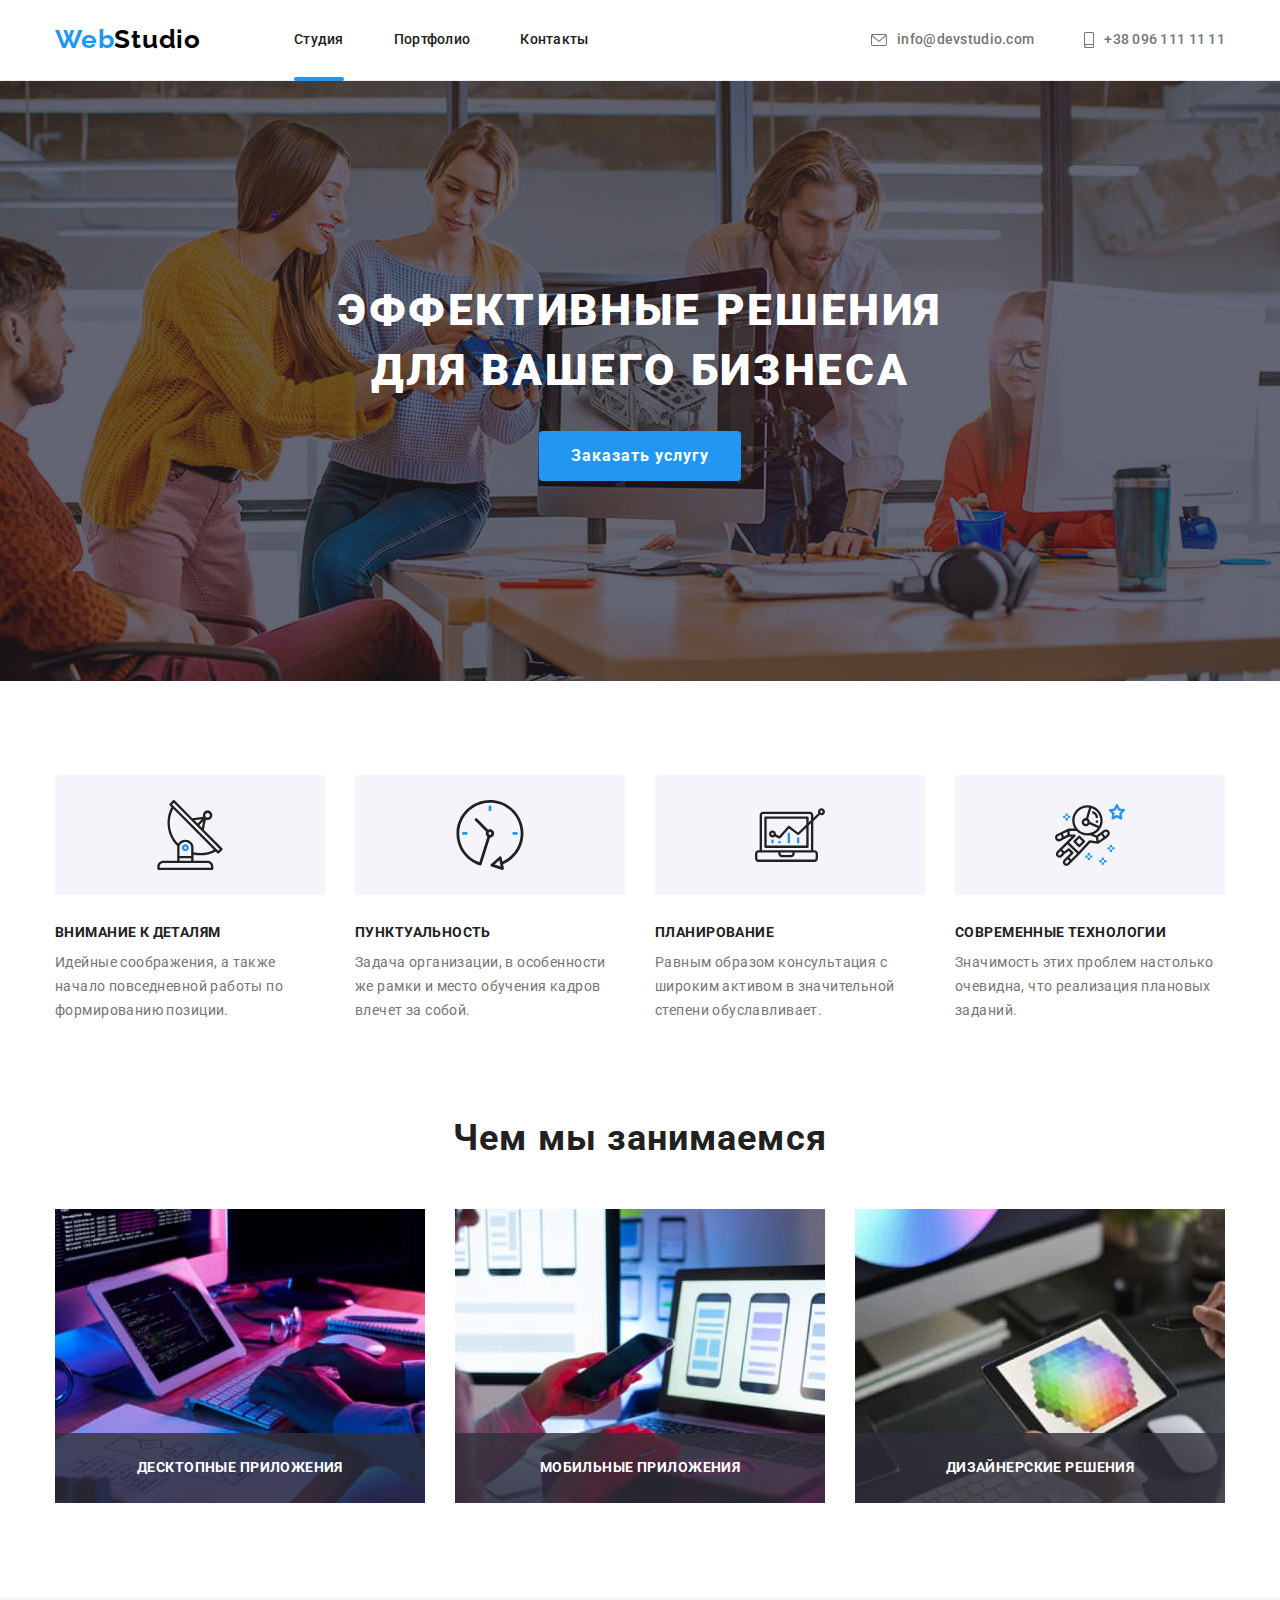
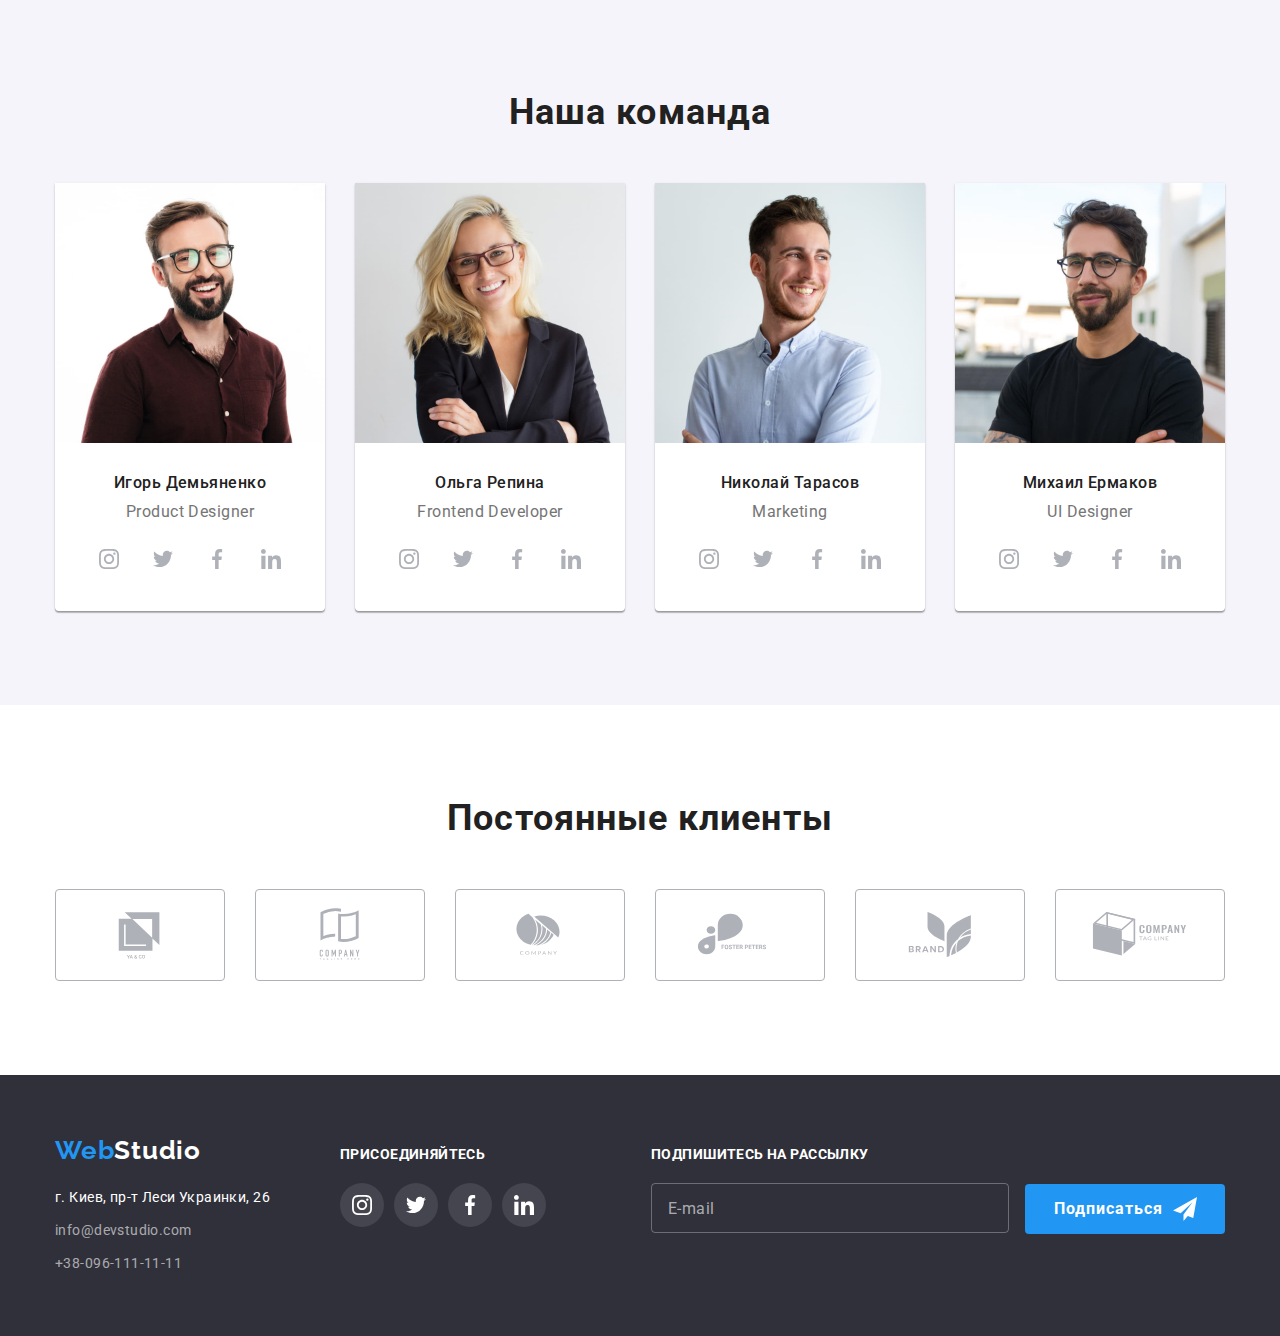
<file: index.html>
<!DOCTYPE html>
<html lang="ru">
  <head>
    <meta charset="UTF-8" />
    <meta http-equiv="X-UA-Compatible" content="IE=edge" />
    <meta name="viewport" content="width=device-width, initial-scale=1.0" />
    <title>WebStudio</title>
    <link rel="preconnect" href="https://fonts.googleapis.com" />
    <link rel="preconnect" href="https://fonts.gstatic.com" crossorigin />
    <link
      href="https://fonts.googleapis.com/css2?family=Raleway:wght@700&family=Roboto:wght@400;500;700;900&display=swap"
      rel="stylesheet"
    />
    <link
      rel="stylesheet"
      href="https://cdnjs.cloudflare.com/ajax/libs/modern-normalize/1.1.0/modern-normalize.min.css"
    />
    <link rel="stylesheet" href="./css/main.min.css" />
  </head>
  <body class="page">
    <header class="header-line">
      <!-- Меню навигации -->
      <div class="header container">
        <nav class="main-nav">
          <a href="./index.html" class="logo header__logo">
            Web<span class="logo__second-part logo__second-part--colo-black">Studio</span></a
          >
          <ul class="site-nav list">
            <li class="site-nav__item">
              <a href="./index.html" class="site-nav__link site-nav__link--current">Студия</a>
            </li>
            <li class="site-nav__item">
              <a href="./portfolio.html" class="site-nav__link">Портфолио</a>
            </li>
            <li class="site-nav__item">
              <a href="" class="site-nav__link">Контакты</a>
            </li>
          </ul>
        </nav>
        <!-- Контакты -->

        <ul class="contact-nav list">
          <li class="contact-nav__item">
            <a href="mailto:info@devstudio.com " class="contact-nav__link">
              <svg class="contact-nav__icon" width="16" height="12">
                <use href="./images/symbol-defs.svg#icon-mail"></use>
              </svg>
              info@devstudio.com
            </a>
          </li>
          <li class="contact-nav__item">
            <a href="tel:+380961111111" class="contact-nav__link"
              ><svg class="contact-nav__icon" width="10" height="16">
                <use href="./images/symbol-defs.svg#icon-smartphone"></use>
              </svg>
              +38 096 111 11 11
            </a>
          </li>
        </ul>
      </div>
    </header>
    <main>
      <!-- Шапка сайта -->
      <section class="hero">
        <div class="container">
          <h1 class="hero__title">Эффективные решения для вашего бизнеса</h1>
          <button type="button" class="button" data-modal-open>Заказать услугу</button>
        </div>
      </section>
      <!-- <!<h2>Наши особенности</h2> -->

      <section class="feature">
        <h2 class="visually-hidden">Наши особенности</h2>
        <div class="container">
          <ul class="feature__list list">
            <li class="feature__item">
              <div class="feature__wrap-icon">
                <svg class="feature__icon" width="70" height="70">
                  <use href="./images/symbol-defs.svg#icon-antenna"></use>
                </svg>
              </div>
              <h3 class="feature__subtitle section-subtitle section-subtitle--color-black">
                Внимание к деталям
              </h3>
              <p class="feature__text">
                Идейные соображения, а также начало повседневной работы по формированию позиции.
              </p>
            </li>

            <li class="feature__item">
              <div class="feature__wrap-icon">
                <svg class="feature__icon" width="70" height="70">
                  <use href="./images/symbol-defs.svg#icon-clock"></use>
                </svg>
              </div>
              <h3 class="feature__subtitle section-subtitle section-subtitle--color-black">
                Пунктуальность
              </h3>
              <p class="feature__text">
                Задача организации, в особенности же рамки и место обучения кадров влечет за собой.
              </p>
            </li>

            <li class="feature__item">
              <div class="feature__wrap-icon">
                <svg class="feature__icon" width="70" height="70">
                  <use href="./images/symbol-defs.svg#icon-diagram"></use>
                </svg>
              </div>
              <h3 class="feature__subtitle section-subtitle section-subtitle--color-black">
                Планирование
              </h3>
              <p class="feature__text">
                Равным образом консультация с широким активом в значительной степени обуславливает.
              </p>
            </li>

            <li class="feature__item">
              <div class="feature__wrap-icon">
                <svg class="feature__icon" width="70" height="70">
                  <use href="./images/symbol-defs.svg#icon-astronaut"></use>
                </svg>
              </div>
              <h3 class="feature__subtitle section-subtitle section-subtitle--color-black">
                Современные технологии
              </h3>
              <p class="feature__text">
                Значимость этих проблем настолько очевидна, что реализация плановых заданий.
              </p>
            </li>
          </ul>
        </div>
      </section>
      <!-- Чем мы занимаемся -->
      <section class="section-work">
        <div class="container">
          <h2 class="section-work__title section-title">Чем мы занимаемся</h2>
          <ul class="section-work-list list">
            <li class="section-work-list__item">
              <div class="section-work-list__thumb">
                <img
                  class="no-grap"
                  src="./images/imgman.jpg"
                  alt="Мужчина программирует"
                  width="370"
                />
                <div class="section-work-list__overlay-work">
                  <h3
                    class="
                      section-work-list__subtitle
                      section-subtitle section-subtitle--color-white
                    "
                  >
                    Десктопные приложения
                  </h3>
                </div>
              </div>
            </li>
            <li class="section-work-list__item">
              <div class="section-work-list__thumb">
                <img
                  class="no-grap"
                  src="./images/imgsell.jpg"
                  alt="Девушка держит телефон"
                  width="370"
                />
                <div class="section-work-list__overlay-work">
                  <h3
                    class="
                      section-work-list__subtitle
                      section-subtitle section-subtitle--color-white
                    "
                  >
                    Мобильные приложения
                  </h3>
                </div>
              </div>
            </li>
            <li class="section-work-list__item">
              <div class="section-work-list__thumb">
                <img
                  class="no-grap"
                  src="./images/imgphone.jpg"
                  alt="Девушка держит планшет"
                  width="370"
                />
                <div class="section-work-list__overlay-work">
                  <h3
                    class="
                      section-work-list__subtitle
                      section-subtitle section-subtitle--color-white
                    "
                  >
                    Дизайнерские решения
                  </h3>
                </div>
              </div>
            </li>
          </ul>
        </div>
      </section>
      <!--Наша команда -->
      <section class="section-team">
        <div class="container">
          <h2 class="section-team__title section-title">Наша команда</h2>
          <ul class="section-team__list list">
            <li class="section-team__item">
              <img class="no-grap" src="./images/productdesigner.jpg" alt="Мужчина" width="270" />
              <div class="section-team__inner">
                <h3 class="section-team__name">Игорь Демьяненко</h3>
                <p class="section-team__profession">Product Designer</p>
                <ul class="section-team__socials-list socials-list list">
                  <li class="socials-list__item">
                    <a href="" class="socials-list__link link">
                      <svg class="socials-list__icon" width="20" height="20">
                        <use href="./images/symbol-defs.svg#icon-instagram"></use>
                      </svg>
                    </a>
                  </li>
                  <li class="socials-list__item">
                    <a href="" class="socials-list__link link">
                      <svg class="socials-list__icon" width="20" height="20">
                        <use href="./images/symbol-defs.svg#icon-twitter"></use>
                      </svg>
                    </a>
                  </li>
                  <li class="socials-list__item">
                    <a href="" class="socials-list__link link">
                      <svg class="socials-list__icon" width="20" height="20">
                        <use href="./images/symbol-defs.svg#icon-facebook"></use>
                      </svg>
                    </a>
                  </li>
                  <li class="socials-list__item">
                    <a href="" class="socials-list__link link">
                      <svg class="socials-list__icon" width="20" height="20">
                        <use href="./images/symbol-defs.svg#icon-linkedin"></use>
                      </svg>
                    </a>
                  </li>
                </ul>
              </div>
            </li>
            <li class="section-team__item">
              <img class="no-grap" src="./images/frontenddevelope.jpg" alt="Женщина" width="270" />
              <div class="section-team__inner">
                <h3 class="section-team__name">Ольга Репина</h3>
                <p class="section-team__profession">Frontend Developer</p>
                <ul class="socials-list list">
                  <li class="socials-list__item">
                    <a href="" class="socials-list__link link">
                      <svg class="socials-list__icon" width="20" height="20">
                        <use href="./images/symbol-defs.svg#icon-instagram"></use>
                      </svg>
                    </a>
                  </li>
                  <li class="socials-list__item">
                    <a href="" class="socials-list__link link">
                      <svg class="socials-list__icon" width="20" height="20">
                        <use href="./images/symbol-defs.svg#icon-twitter"></use>
                      </svg>
                    </a>
                  </li>
                  <li class="socials-list__item">
                    <a href="" class="socials-list__link link">
                      <svg class="socials-list__icon" width="20" height="20">
                        <use href="./images/symbol-defs.svg#icon-facebook"></use>
                      </svg>
                    </a>
                  </li>
                  <li class="socials-list__item">
                    <a href="" class="socials-list__link link">
                      <svg class="socials-list__icon" width="20" height="20">
                        <use href="./images/symbol-defs.svg#icon-linkedin"></use>
                      </svg>
                    </a>
                  </li>
                </ul>
              </div>
            </li>
            <li class="section-team__item">
              <img class="no-grap" src="./images/marketing.jpg" alt="Мужчина" width="270" />
              <div class="section-team__inner">
                <h3 class="section-team__name">Николай Тарасов</h3>
                <p class="section-team__profession">Marketing</p>
                <ul class="socials-list list">
                  <li class="socials-list__item">
                    <a href="" class="socials-list__link link">
                      <svg class="socials-list__icon" width="20" height="20">
                        <use href="./images/symbol-defs.svg#icon-instagram"></use>
                      </svg>
                    </a>
                  </li>
                  <li class="socials-list__item">
                    <a href="" class="socials-list__link link">
                      <svg class="socials-list__icon" width="20" height="20">
                        <use href="./images/symbol-defs.svg#icon-twitter"></use>
                      </svg>
                    </a>
                  </li>
                  <li class="socials-list__item">
                    <a href="" class="socials-list__link link">
                      <svg class="socials-list__icon" width="20" height="20">
                        <use href="./images/symbol-defs.svg#icon-facebook"></use>
                      </svg>
                    </a>
                  </li>
                  <li class="socials-list__item">
                    <a href="" class="socials-list__link link">
                      <svg class="socials-list__icon" width="20" height="20">
                        <use href="./images/symbol-defs.svg#icon-linkedin"></use>
                      </svg>
                    </a>
                  </li>
                </ul>
              </div>
            </li>
            <li class="section-team__item">
              <img class="no-grap" src="./images/designer.jpg" alt="Мужчина" width="270" />
              <div class="section-team__inner">
                <h3 class="section-team__name">Михаил Ермаков</h3>
                <p class="section-team__profession">UI Designer</p>
                <ul class="socials-list list">
                  <li class="socials-list__item">
                    <a href="" class="socials-list__link link">
                      <svg class="socials-list__icon" width="20" height="20">
                        <use href="./images/symbol-defs.svg#icon-instagram"></use>
                      </svg>
                    </a>
                  </li>
                  <li class="socials-list__item">
                    <a href="" class="socials-list__link link">
                      <svg class="socials-list__icon" width="20" height="20">
                        <use href="./images/symbol-defs.svg#icon-twitter"></use>
                      </svg>
                    </a>
                  </li>
                  <li class="socials-list__item">
                    <a href="" class="socials-list__link link">
                      <svg class="socials-list__icon" width="20" height="20">
                        <use href="./images/symbol-defs.svg#icon-facebook"></use>
                      </svg>
                    </a>
                  </li>
                  <li class="socials-list__item">
                    <a href="" class="socials-list__link link">
                      <svg class="socials-list__icon" width="20" height="20">
                        <use href="./images/symbol-defs.svg#icon-linkedin"></use>
                      </svg>
                    </a>
                  </li>
                </ul>
              </div>
            </li>
          </ul>
        </div>
      </section>
      <!-- Наши клиенты -->
      <section class="section-clients">
        <div class="container">
          <h2 class="section-clients__title section-title">Постоянные клиенты</h2>
          <ul class="section-clients__label-list label-list list">
            <li class="label-list__item">
              <a href="" class="label-list__link">
                <svg class="label-list__icon" width="106" height="60">
                  <use href="./images/symbol-defs.svg#icon-Logo1"></use>
                </svg>
              </a>
            </li>
            <li class="label-list__item">
              <a href="" class="label-list__link">
                <svg class="label-list__icon" width="106" height="60">
                  <use href="./images/symbol-defs.svg#icon-Logo2"></use>
                </svg>
              </a>
            </li>
            <li class="label-list__item">
              <a href="" class="label-list__link">
                <svg class="label-list__icon" width="106" height="60">
                  <use href="./images/symbol-defs.svg#icon-Logo3"></use>
                </svg>
              </a>
            </li>
            <li class="label-list__item">
              <a href="" class="label-list__link">
                <svg class="label-list__icon" width="106" height="60">
                  <use href="./images/symbol-defs.svg#icon-Logo4"></use>
                </svg>
              </a>
            </li>
            <li class="label-list__item">
              <a href="" class="label-list__link">
                <svg class="label-list__icon" width="106" height="60">
                  <use href="./images/symbol-defs.svg#icon-Logo5"></use>
                </svg>
              </a>
            </li>
            <li class="label-list__item">
              <a href="" class="label-list__link">
                <svg class="label-list__icon" width="106" height="60">
                  <use href="./images/symbol-defs.svg#icon-Logo6"></use>
                </svg>
              </a>
            </li>
          </ul>
        </div>
      </section>
    </main>
    <!--Подвал -->
    <footer class="footer">
      <div class="container">
        <div class="footer__wrapper">
          <div class="footer__position">
            <div class="footer__wrap-address">
              <a href="./index.html" class="logo footer__logo"
                >Web<span class="logo__second-part logo__second-part--colo-white">Studio</span></a
              >
              <address>
                <p class="address">г. Киев, пр-т Леси Украинки, 26</p>
                <ul class="address__list list">
                  <li class="address__item">
                    <a href="mailto:info@devstudio.com " class="address__contact"
                      >info@devstudio.com</a
                    >
                  </li>
                  <li class="address__item">
                    <a href="tel:+380961111111" class="address__contact">+38-096-111-11-11</a>
                  </li>
                </ul>
              </address>
            </div>
            <div class="wrap-footer-socials">
              <p class="wrap-footer-socials__text">присоединяйтесь</p>
              <ul class="wrap-footer-socials__list list">
                <li class="wrap-footer-socials__item">
                  <a href="" class="wrap-footer-socials__link">
                    <svg class="wrap-footer-socials__icon" width="20" height="20">
                      <use href="./images/symbol-defs.svg#icon-instagram"></use>
                    </svg>
                  </a>
                </li>
                <li class="wrap-footer-socials__item">
                  <a href="" class="wrap-footer-socials__link">
                    <svg class="wrap-footer-socials__icon" width="20" height="20">
                      <use href="./images/symbol-defs.svg#icon-twitter"></use>
                    </svg>
                  </a>
                </li>
                <li class="wrap-footer-socials__item">
                  <a href="" class="wrap-footer-socials__link">
                    <svg class="wrap-footer-socials__icon" width="20" height="20">
                      <use href="./images/symbol-defs.svg#icon-facebook"></use>
                    </svg>
                  </a>
                </li>
                <li class="wrap-footer-socials__item">
                  <a href="" class="wrap-footer-socials__link">
                    <svg class="wrap-footer-socials__icon" width="20" height="20">
                      <use href="./images/symbol-defs.svg#icon-linkedin"></use>
                    </svg>
                  </a>
                </li>
              </ul>
            </div>
          </div>
          <!-- <div class="footer-form-field"> -->
          <form class="footer-form">
            <label for="mail-footer" class="footer-form__label">Подпишитесь на рассылку</label>
            <input type="email" id="mail-footer" class="footer-form__input" placeholder="E-mail" />
            <button type="submit" class="button footer-form__button">
              Подписаться
              <svg width="24" height="24" class="footer-form__icon-button">
                <use href="./images/symbol-defs.svg#icon-icon-send"></use>
              </svg>
            </button>
          </form>
          <!-- </div> -->
        </div>
      </div>
    </footer>
    <!-- Модалка -->
    <div class="backdrop is-hidden" data-modal>
      <div class="modal">
        <button type="button" class="modal-close" data-modal-close>
          <svg width="18" height="18" class="modal-close__icon">
            <use href="./images/symbol-defs.svg#icon-close-black"></use>
          </svg>
        </button>
        <form class="modal-form">
          <p class="modal-form__name">Оставьте свои данные, мы вам перезвоним</p>
          <div class="modal-form__field">
            <label class="modal-form__label" for="user-name">Имя</label>
            <div class="modal-form__wrapper">
              <input class="modal-form__input" type="text" name="username" id="user-name" />
              <svg class="modal-form__icon" width="18px" height="18px">
                <use href="./images/symbol-defs.svg#icon-person-black"></use>
              </svg>
            </div>
          </div>
          <div class="modal-form__field">
            <label class="modal-form__label" for="user-phone">Телефон</label>
            <div class="modal-form__wrapper">
              <input class="modal-form__input" type="tel" name="userphone" id="user-phone" />
              <svg class="modal-form__icon" width="18px" height="18px">
                <use href="./images/symbol-defs.svg#icon-phone-black"></use>
              </svg>
            </div>
          </div>
          <div class="modal-form__field">
            <label class="modal-form__label" for="user-email">Почта</label>
            <div class="modal-form__wrapper">
              <input class="modal-form__input" type="email" name="useremail" id="user-email" />
              <svg class="modal-form__icon" width="18px" height="18px">
                <use href="./images/symbol-defs.svg#icon-email-black"></use>
              </svg>
            </div>
          </div>
          <label class="modal-form__label" for="feedback">Комментарий</label>
          <textarea
            class="textarea"
            name="feedback"
            id="feedback"
            placeholder="Введите текст"
          ></textarea>
          <div class="checkbox">
            <input
              type="checkbox"
              name="checkbox"
              id="checkbox"
              class="checkbox__policy visually-hidden"
            />
            <label class="checkbox__label" for="checkbox"
              ><span class="checkbox__item"
                ><svg class="checkbox__icon" width="11px" height="8px">
                  <use href="./images/symbol-defs.svg#icon-check"></use>
                </svg>
              </span>

              Соглашаюсь с рассылкой и принимаю
              <a class="checkbox__policy-link" href=""> Условия договора</a></label
            >
          </div>
          <button class="button button-form" type="submit">Отправить</button>
        </form>
      </div>
    </div>
    <script src="./js/modal.js"></script>
  </body>
</html>
</file>
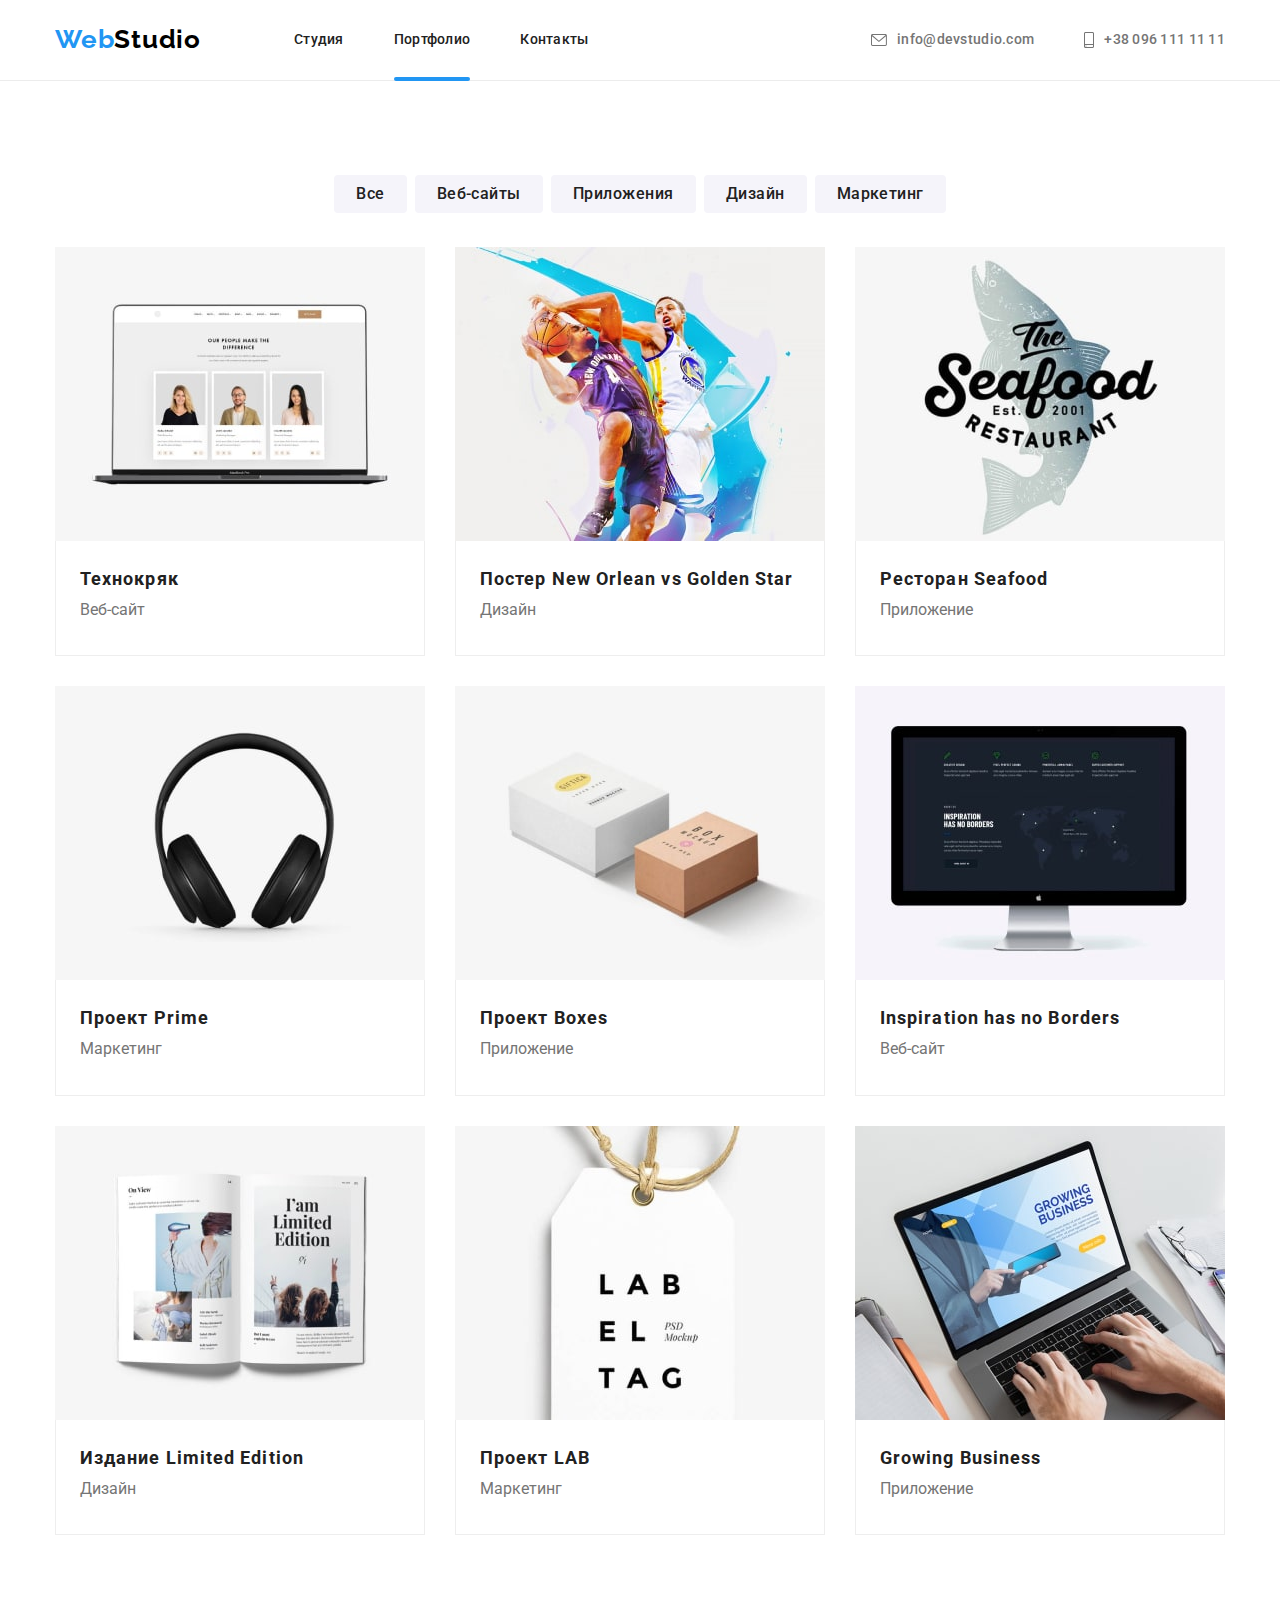
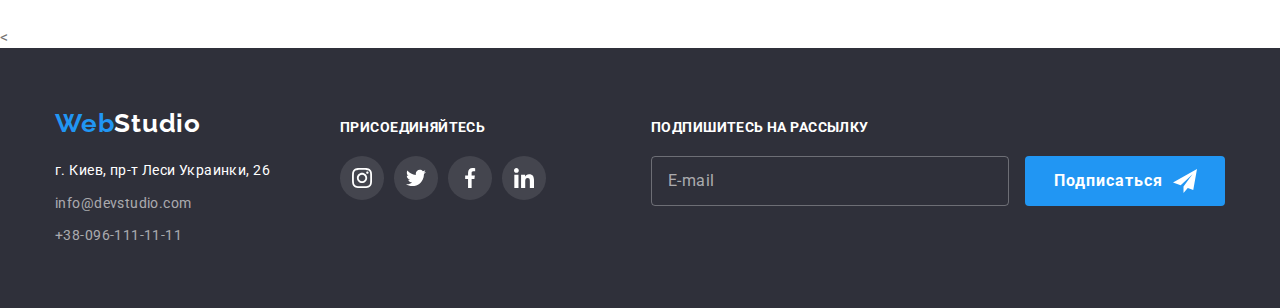
<file: portfolio.html>
<!DOCTYPE html>
<html lang="ru">
  <head>
    <meta charset="UTF-8" />
    <meta http-equiv="X-UA-Compatible" content="IE=edge" />
    <meta name="viewport" content="width=device-width, initial-scale=1.0" />
    <title>Portfolio</title>
    <link rel="preconnect" href="https://fonts.googleapis.com" />
    <link rel="preconnect" href="https://fonts.gstatic.com" crossorigin />
    <link
      href="https://fonts.googleapis.com/css2?family=Raleway:wght@700&family=Roboto:wght@400;500;700;900&display=swap"
      rel="stylesheet"
    />
    <link
      rel="stylesheet"
      href="https://cdnjs.cloudflare.com/ajax/libs/modern-normalize/1.1.0/modern-normalize.min.css"
    />
    <link rel="stylesheet" href="./css/main.min.css" />
  </head>
  <body class="page">
    <header class="header-line">
      <!-- Меню навигации -->
      <div class="header container">
        <nav class="main-nav">
          <a href="./index.html" class="logo header__logo">
            Web<span class="logo__second-part logo__second-part--colo-black">Studio</span></a
          >
          <ul class="site-nav list">
            <li class="site-nav__item">
              <a href="./index.html" class="site-nav__link">Студия</a>
            </li>
            <li class="site-nav__item">
              <a href="./portfolio.html" class="site-nav__link site-nav__link--current"
                >Портфолио</a
              >
            </li>
            <li class="site-nav__item">
              <a href="" class="site-nav__link">Контакты</a>
            </li>
          </ul>
        </nav>
        <!-- Контакты -->

        <ul class="contact-nav list">
          <li class="contact-nav__item">
            <a href="mailto:info@devstudio.com " class="contact-nav__link">
              <svg class="contact-nav__icon" width="16" height="12">
                <use href="./images/symbol-defs.svg#icon-mail"></use>
              </svg>
              info@devstudio.com
            </a>
          </li>
          <li class="contact-nav__item">
            <a href="tel:+380961111111" class="contact-nav__link"
              ><svg class="contact-nav__icon" width="10" height="16">
                <use href="./images/symbol-defs.svg#icon-smartphone"></use>
              </svg>
              +38 096 111 11 11
            </a>
          </li>
        </ul>
      </div>
    </header>
    <main>
      <section class="section-portfolio">
        <h2 class="visually-hidden">Наши работы</h2>
        <div class="container">
          <ul class="portfolio-button list">
            <li class="portfolio-button__item">
              <button class="portfolio-button__btn" type="button">Все</button>
            </li>
            <li class="portfolio-button__item">
              <button class="portfolio-button__btn" type="button">Веб-сайты</button>
            </li>
            <li class="portfolio-button__item">
              <button class="portfolio-button__btn" type="button">Приложения</button>
            </li>
            <li class="portfolio-button__item">
              <button class="portfolio-button__btn" type="button">Дизайн</button>
            </li>
            <li class="portfolio-button__item">
              <button class="portfolio-button__btn" type="button">Маркетинг</button>
            </li>
          </ul>

          <ul class="portfolio-list list">
            <li class="portfolio-list__item">
              <a href="" class="portfolio-list__link">
                <div class="portfolio-list__thumb">
                  <img
                    class="no-grap"
                    src="./images/portfolio-image/portfolio-image1.jpg"
                    alt="ноутбук с персоналом на экране"
                    width="370"
                    height="294"
                  />
                  <p class="portfolio-list__text">
                    Технокряк это современная площадка распространения коронавируса. Компании
                    используют эту платформу для цифрового шпионажа и атак на защищённые сервера
                    конкурентов.
                  </p>
                </div>
                <div class="portfolio-list__wrap-title">
                  <h3 class="portfolio-list__title">Технокряк</h3>
                  <p class="portfolio-list__subtitle">Веб-сайт</p>
                </div>
              </a>
            </li>

            <li class="portfolio-list__item">
              <a href="" class="portfolio-list__link">
                <div class="portfolio-list__thumb">
                  <img
                    class="no-grap"
                    src="./images/portfolio-image/portfolio-image2.jpg"
                    alt="два баскетболиста с мячём"
                    width="370"
                    height="294"
                  />
                  <p class="portfolio-list__text">
                    Технокряк это современная площадка распространения коронавируса. Компании
                    используют эту платформу для цифрового шпионажа и атак на защищённые сервера
                    конкурентов.
                  </p>
                </div>
                <div class="portfolio-list__wrap-title">
                  <h3 class="portfolio-list__title">Постер New Orlean vs Golden Star</h3>
                  <p class="portfolio-list__subtitle">Дизайн</p>
                </div>
              </a>
            </li>

            <li class="portfolio-list__item">
              <a href="" class="portfolio-list__link">
                <div class="portfolio-list__thumb">
                  <img
                    class="no-grap"
                    src="./images/portfolio-image/portfolio-image3.jpg"
                    alt="логотип ресторана "
                    width="370"
                    height="294"
                  />
                  <p class="portfolio-list__text">
                    Технокряк это современная площадка распространения коронавируса. Компании
                    используют эту платформу для цифрового шпионажа и атак на защищённые сервера
                    конкурентов.
                  </p>
                </div>
                <div class="portfolio-list__wrap-title">
                  <h3 class="portfolio-list__title">Ресторан Seafood</h3>
                  <p class="portfolio-list__subtitle">Приложение</p>
                </div>
              </a>
            </li>

            <li class="portfolio-list__item">
              <a href="" class="portfolio-list__link">
                <div class="portfolio-list__thumb">
                  <img
                    class="no-grap"
                    src="./images/portfolio-image/portfolio-image4.jpg"
                    alt="наушники"
                    width="370"
                    height="294"
                  />
                  <p class="portfolio-list__text">
                    Технокряк это современная площадка распространения коронавируса. Компании
                    используют эту платформу для цифрового шпионажа и атак на защищённые сервера
                    конкурентов.
                  </p>
                </div>
                <div class="portfolio-list__wrap-title">
                  <h3 class="portfolio-list__title">Проект Prime</h3>
                  <p class="portfolio-list__subtitle">Маркетинг</p>
                </div>
              </a>
            </li>

            <li class="portfolio-list__item">
              <a href="" class="portfolio-list__link">
                <div class="portfolio-list__thumb">
                  <img
                    class="no-grap"
                    src="./images/portfolio-image/portfolio-image5.jpg"
                    alt="две картонные коробки"
                    width="370"
                    height="294"
                  />
                  <p class="portfolio-list__text">
                    Технокряк это современная площадка распространения коронавируса. Компании
                    используют эту платформу для цифрового шпионажа и атак на защищённые сервера
                    конкурентов.
                  </p>
                </div>
                <div class="portfolio-list__wrap-title">
                  <h3 class="portfolio-list__title">Проект Boxes</h3>
                  <p class="portfolio-list__subtitle">Приложение</p>
                </div>
              </a>
            </li>

            <li class="portfolio-list__item">
              <a href="" class="portfolio-list__link">
                <div class="portfolio-list__thumb">
                  <img
                    class="no-grap"
                    src="./images/portfolio-image/portfolio-image6.jpg"
                    alt="монитор"
                    width="370"
                    height="294"
                  />
                  <p class="portfolio-list__text">
                    Технокряк это современная площадка распространения коронавируса. Компании
                    используют эту платформу для цифрового шпионажа и атак на защищённые сервера
                    конкурентов.
                  </p>
                </div>
                <div class="portfolio-list__wrap-title">
                  <h3 class="portfolio-list__title">Inspiration has no Borders</h3>
                  <p class="portfolio-list__subtitle">Веб-сайт</p>
                </div>
              </a>
            </li>

            <li class="portfolio-list__item">
              <a href="" class="portfolio-list__link">
                <div class="portfolio-list__thumb">
                  <img
                    class="no-grap"
                    src="./images/portfolio-image/portfolio-image7.jpg"
                    alt="открытая книга"
                    width="370"
                    height="294"
                  />
                  <p class="portfolio-list__text">
                    Технокряк это современная площадка распространения коронавируса. Компании
                    используют эту платформу для цифрового шпионажа и атак на защищённые сервера
                    конкурентов.
                  </p>
                </div>
                <div class="portfolio-list__wrap-title">
                  <h3 class="portfolio-list__title">Издание Limited Edition</h3>
                  <p class="portfolio-list__subtitle">Дизайн</p>
                </div>
              </a>
            </li>

            <li class="portfolio-list__item">
              <a href="" class="portfolio-list__link">
                <div class="portfolio-list__thumb">
                  <img
                    class="no-grap"
                    src="./images/portfolio-image/portfolio-image8.jpg"
                    alt="этикетка с лэйблом"
                    width="370"
                    height="294"
                  />
                  <p class="portfolio-list__text">
                    Технокряк это современная площадка распространения коронавируса. Компании
                    используют эту платформу для цифрового шпионажа и атак на защищённые сервера
                    конкурентов.
                  </p>
                </div>
                <div class="portfolio-list__wrap-title">
                  <h3 class="portfolio-list__title">Проект LAB</h3>
                  <p class="portfolio-list__subtitle">Маркетинг</p>
                </div>
              </a>
            </li>

            <li class="portfolio-list__item">
              <a href="" class="portfolio-list__link">
                <div class="portfolio-list__thumb">
                  <img
                    class="no-grap"
                    src="./images/portfolio-image/portfolio-image9.jpg"
                    alt="мужчина работает на ноутбуке"
                    width="370"
                    height="294"
                  />
                  <p class="portfolio-list__text">
                    Технокряк это современная площадка распространения коронавируса. Компании
                    используют эту платформу для цифрового шпионажа и атак на защищённые сервера
                    конкурентов.
                  </p>
                </div>
                <div class="portfolio-list__wrap-title">
                  <h3 class="portfolio-list__title">Growing Business</h3>
                  <p class="portfolio-list__subtitle">Приложение</p>
                </div>
              </a>
            </li>
          </ul>
        </div>
      </section>
    </main>
    <!-- Подвал -->
    <
    <footer class="footer">
      <div class="container">
        <div class="footer__wrapper">
          <div class="footer__position">
            <div class="footer__wrap-address">
              <a href="./index.html" class="logo footer__logo"
                >Web<span class="logo__second-part logo__second-part--colo-white">Studio</span></a
              >
              <address>
                <p class="address">г. Киев, пр-т Леси Украинки, 26</p>
                <ul class="address__list list">
                  <li class="address__item">
                    <a href="mailto:info@devstudio.com " class="address__contact"
                      >info@devstudio.com</a
                    >
                  </li>
                  <li class="address__item">
                    <a href="tel:+380961111111" class="address__contact">+38-096-111-11-11</a>
                  </li>
                </ul>
              </address>
            </div>
            <div class="wrap-footer-socials">
              <p class="wrap-footer-socials__text">присоединяйтесь</p>
              <ul class="wrap-footer-socials__list list">
                <li class="wrap-footer-socials__item">
                  <a href="" class="wrap-footer-socials__link">
                    <svg class="wrap-footer-socials__icon" width="20" height="20">
                      <use href="./images/symbol-defs.svg#icon-instagram"></use>
                    </svg>
                  </a>
                </li>
                <li class="wrap-footer-socials__item">
                  <a href="" class="wrap-footer-socials__link">
                    <svg class="wrap-footer-socials__icon" width="20" height="20">
                      <use href="./images/symbol-defs.svg#icon-twitter"></use>
                    </svg>
                  </a>
                </li>
                <li class="wrap-footer-socials__item">
                  <a href="" class="wrap-footer-socials__link">
                    <svg class="wrap-footer-socials__icon" width="20" height="20">
                      <use href="./images/symbol-defs.svg#icon-facebook"></use>
                    </svg>
                  </a>
                </li>
                <li class="wrap-footer-socials__item">
                  <a href="" class="wrap-footer-socials__link">
                    <svg class="wrap-footer-socials__icon" width="20" height="20">
                      <use href="./images/symbol-defs.svg#icon-linkedin"></use>
                    </svg>
                  </a>
                </li>
              </ul>
            </div>
          </div>
          <!-- <div class="footer-form-field"> -->
          <form class="footer-form">
            <label for="mail-footer" class="footer-form__label">Подпишитесь на рассылку</label>
            <input type="email" id="mail-footer" class="footer-form__input" placeholder="E-mail" />
            <button type="submit" class="button footer-form__button">
              Подписаться
              <svg width="24" height="24" class="footer-form__icon-button">
                <use href="./images/symbol-defs.svg#icon-icon-send"></use>
              </svg>
            </button>
          </form>
          <!-- </div> -->
        </div>
      </div>
    </footer>
  </body>
</html>
</file>
<file: css/main.min.css>
.visually-hidden{position:absolute;clip:rect(0 0 0 0);width:1px;height:1px;margin:-1px}.feature__wrap-icon,.section-work-list__overlay-work,.socials-list__link,.label-list__link,.wrap-footer-socials__link,.modal-close,.checkbox__item{display:flex;justify-content:center;align-items:center}.logo{color:#2196f3;font-family:Raleway;font-weight:700;font-size:26px;line-height:1.19;letter-spacing:0.03em}.section-subtitle{text-transform:uppercase;font-weight:bold;font-size:14px;line-height:1.14;letter-spacing:0.03em}.section-title{font-size:36px;line-height:1.17;text-align:center;letter-spacing:0.03em;color:#212121}.list{padding:0;margin:0;list-style:none}a{text-decoration:none}.page{background-color:#fff;color:#757575;font-family:Roboto, sans-serif}img{display:block;max-width:100%}.container{width:1200px;padding-left:15px;padding-right:15px;margin-left:auto;margin-right:auto}.logo__second-part--colo-black{color:#000}.logo__second-part--colo-white{color:#fff}.header{display:flex}.main-nav{display:flex;align-items:center}.header__logo{margin-right:93px;padding:24px 0 25px 0}.site-nav{display:flex;font-weight:500;font-size:14px;line-height:1.14;letter-spacing:0.02em}.site-nav__item{position:relative}.site-nav__link{display:block;padding-top:32px;padding-bottom:32px;color:#212121;transition:color 250ms cubic-bezier(0.4, 0, 0.2, 1)}.site-nav__item:not(:last-child){margin-right:50px}.site-nav__link:hover,.site-nav__link:focus{color:#2196f3}.site-nav__link.current{color:#2196f3}.site-nav__link--current::after{content:'';display:block;position:absolute;bottom:-1px;width:100%;height:4px;border-radius:2px;background-color:#2196f3}.contact-nav{display:flex;align-items:center;margin-left:auto}.contact-nav__item:not(:last-child){margin-right:50px}.contact-nav__icon{margin-right:10px;fill:currentColor}.contact-nav__link{align-items:center;display:flex;padding-top:32px;padding-bottom:32px;color:#757575;font-style:normal;font-weight:500;font-size:14px;line-height:1.14;letter-spacing:0.02em;transition:color 250ms cubic-bezier(0.4, 0, 0.2, 1)}.contact-nav__link:hover,.contact-nav__link:focus{color:#2196f3}.header-line{border-bottom:1px solid #ececec}.button{color:#fff;background-color:#2196f3;font-family:inherit;font-weight:700;font-size:16px;line-height:1.88;text-align:center;padding:10px 32px;display:inline-block;min-width:200px;letter-spacing:0.06em;border:none;border-radius:4px;cursor:pointer}.hero{max-width:1600px;height:600px;background-image:linear-gradient(rgba(47,48,58,0.4), rgba(47,48,58,0.4)),url(../images/bcg-hero.jpg);background-repeat:no-repeat;background-position:center;background-size:cover;padding-top:200px;padding-bottom:200px;margin:0 auto;text-align:center;background-color:#2f303a}.hero__title{width:696px;margin:0 auto;margin-bottom:30px;color:#fff;font-style:normal;font-weight:900;font-size:44px;line-height:1.36;text-align:center;letter-spacing:0.06em;text-transform:uppercase}.section-subtitle--color-white{color:#fff}.section-subtitle--color-black{color:#212121}.feature{padding-top:94px}.feature__list{display:flex;margin-top:0}.feature__wrap-icon{height:120px;background-color:#f5f4fa;border-radius:4px;margin-bottom:30px}.feature__subtitle{margin-top:0;margin-bottom:0}.feature__item{max-width:270px}.feature__item:not(:last-child){margin-right:30px}.feature__text{margin-top:10px;margin-bottom:0;text-align:left;font-style:normal;font-weight:400;font-size:14px;line-height:1.71;letter-spacing:0.03em}.section-work{padding-top:94px;padding-bottom:94px}.section-work__title{margin-top:0;margin-bottom:0}.section-work-list{display:flex;margin-top:50px}.section-work-list__item:not(:last-child){margin-right:30px}.section-work-list__thumb{width:100%;height:100%;position:relative}.section-work-list__overlay-work{position:absolute;bottom:0;height:70px;width:100%;background-color:rgba(47,48,58,0.8)}.section-team{padding-top:94px;padding-bottom:94px;background-color:#f5f4fa}.section-team__title{margin-top:0;margin-bottom:0}.section-team__list{display:flex;margin-top:50px}.section-team__item{background-color:#fff;box-shadow:0px 1px 3px rgba(0,0,0,0.12),0px 1px 1px rgba(0,0,0,0.14),0px 2px 1px rgba(0,0,0,0.2);border-radius:0px 0px 4px 4px}.section-team__item:not(:last-child){margin-right:30px}.section-team__inner{padding:30px 0}.section-team__name{margin-top:0;margin-bottom:0;text-align:center;color:#212121;font-style:normal;font-weight:500;font-size:16px;line-height:1.19;letter-spacing:0.03em}.section-team__profession{margin-top:10px;margin-bottom:0;text-align:center;font-style:normal;font-weight:400;font-size:16px;line-height:1.19;letter-spacing:0.03em}.socials-list{display:flex;justify-content:center;margin-top:16px}.socials-list:not(:last-child){margin-right:10px}.socials-list__item{width:44px;height:44px}.socials-list__item:not(:last-child){margin-right:10px}.socials-list__link{width:100%;height:100%;border-radius:50%;color:#afb1b8;transition:color 250ms cubic-bezier(0.4, 0, 0.2, 1),background-color 250ms cubic-bezier(0.4, 0, 0.2, 1)}.socials-list__link:hover,.socials-list__link:focus{color:#fff;background-color:#2196f3}.socials-list__icon{fill:currentColor}.section-clients{padding-top:92px;padding-bottom:94px}.section-clients__title{margin-top:0;margin-bottom:0}.section-clients__label-list{display:flex;margin-top:50px}.label-list__item{width:170px;height:92px}.label-list__item+.label-list__item{margin-left:30px}.label-list__link{border:1px solid #afb1b8;border-radius:4px;width:100%;height:100%;color:#afb1b8;transition:color 250ms cubic-bezier(0.4, 0, 0.2, 1),border-color 250ms cubic-bezier(0.4, 0, 0.2, 1)}.label-list__link:hover,.label-list__link:focus{border-color:#2196f3;color:#2196f3}.label-list__icon{fill:currentColor}.footer{background-color:#2f303a}.footer__wrapper{display:flex;justify-content:space-between;align-items:baseline;padding-top:60px;padding-bottom:60px}.footer__position{display:flex;align-items:baseline}.footer__logo{display:inline-block;margin-right:0;margin-bottom:20px;padding:0}.address{margin-top:0;margin-bottom:9px;font-style:normal;font-weight:400;font-size:14px;line-height:1.71;letter-spacing:0.03em;color:#fff}.address__item:not(:last-child){margin-bottom:9px}.address__contact{display:inline-block;font-style:normal;font-weight:400;font-size:14px;line-height:1.71;letter-spacing:0.03em;color:rgba(255,255,255,0.6)}.wrap-footer-socials{margin-left:70px}.wrap-footer-socials__text{margin-top:0;margin-bottom:20px;font-weight:700;font-size:14px;line-height:1.14;letter-spacing:0.03em;text-transform:uppercase;color:#fff}.wrap-footer-socials__list{display:flex}.wrap-footer-socials__item{width:44px;height:44px}.wrap-footer-socials__item:not(:last-child){margin-right:10px}.wrap-footer-socials__link{width:100%;height:100%;border-radius:50%;background-color:rgba(255,255,255,0.1);color:#fff;transition:background-color 250ms cubic-bezier(0.4, 0, 0.2, 1)}.wrap-footer-socials__link:hover,.wrap-footer-socials__link:focus{background-color:#2196f3}.wrap-footer-socials__icon{fill:currentColor}.section-portfolio{padding-top:94px;padding-bottom:94px}.portfolio-button{display:flex;justify-content:center;margin-bottom:34px}.portfolio-button__item:not(:last-child){margin-right:8px}.portfolio-button__btn{display:block;padding:6px 22px;min-width:100%;color:#212121;background-color:#f5f4fa;font-family:inherit;font-weight:500;font-size:16px;line-height:1.63;letter-spacing:0.03em;border:none;border-radius:4px;cursor:pointer;transition:color 250ms cubic-bezier(0.4, 0, 0.2, 1),background-color 250ms cubic-bezier(0.4, 0, 0.2, 1),box-shadow 250ms cubic-bezier(0.4, 0, 0.2, 1)}.portfolio-button__btn:hover,.portfolio-button__btn:focus{color:#fff;background-color:#2196f3;box-shadow:0px 4px 4px rgba(0,0,0,0.25)}.portfolio-list{display:flex;flex-wrap:wrap;margin-top:calc(-1 * 30px);margin-left:calc(-1 * 30px)}.portfolio-list__item{flex-basis:calc(100% / 3 - 30px);margin-top:30px;margin-left:30px}.portfolio-list__link{display:block;transition:box-shadow 250ms cubic-bezier(0.4, 0, 0.2, 1)}.portfolio-list__link:hover,.portfolio-list__link:focus{box-shadow:0px 1px 1px rgba(0,0,0,0.12),0px 4px 4px rgba(0,0,0,0.06),1px 4px 6px rgba(0,0,0,0.16)}.portfolio-list .portfolio-list__link:hover .portfolio-list__text,.portfolio-list .portfolio-list__link:focus .portfolio-list__text{transform:translateY(0)}.portfolio-list__thumb{position:relative;overflow:hidden}.portfolio-list__text{margin-bottom:0;font-style:normal;font-weight:400;font-size:16px;line-height:1.87;letter-spacing:0.03em;margin:0;padding:63px 24px;position:absolute;transform:translateY(101%);transition:transform 250ms cubic-bezier(0.4, 0, 0.2, 1);top:0;left:0;height:100%;overflow:auto;color:#fff;background-color:rgba(33,150,243,0.9);font-weight:400;font-size:18px;line-height:1.56;letter-spacing:0.03em}.portfolio-list__wrap-title{border:1px solid #eee;border-top:0;padding:20px 24px}.portfolio-list__title{margin:0;color:#212121;font-style:normal;font-weight:700;font-size:18px;line-height:2;letter-spacing:0.06em}.portfolio-list__subtitle{color:#757575;margin-top:4px}.backdrop{width:100vw;height:100vh;background-color:rgba(0,0,0,0.2);position:fixed;top:0;transition:opacity 250ms cubic-bezier(0.4, 0, 0.2, 1),visibility 250ms cubic-bezier(0.4, 0, 0.2, 1)}.backdrop.is-hidden .modal{transform:translate(-50%, -50%) rotate(180deg) translateY(1000px) scale(0.1);transition:transform 250ms cubic-bezier(0.4, 0, 0.2, 1)}.modal{width:528px;min-height:581px;border-radius:4px;background-color:#fff;position:absolute;top:50%;left:50%;transform:translate(-50%, -50%) translate(0) rotate(0deg) scale(1);transition:transform 250ms cubic-bezier(0.4, 0, 0.2, 1)}.modal-close{position:absolute;top:8px;right:8px;width:30px;height:30px;border-radius:50%;background-color:#fff;border:1px solid rgba(0,0,0,0.1);transition:fill 250ms cubic-bezier(0.4, 0, 0.2, 1)}.modal-close:hover .modal-close__icon,.modal-close:focus .modal-close__icon{fill:#2196f3}.modal-close__icon{transition:fill 250ms cubic-bezier(0.4, 0, 0.2, 1)}.is-hidden{visibility:hidden;opacity:0;pointer-events:none}.modal-form{padding:40px;margin:0 auto}.modal-form__name{margin:0;margin-bottom:12px;padding:0;font-style:normal;font-weight:bold;font-size:20px;line-height:23px;text-align:center;letter-spacing:0.03em;color:#212121}.modal-form__field{margin-bottom:10px;display:flex;flex-direction:column}.modal-form__label{color:#757575;font-weight:400;font-size:12px;line-height:1.17;letter-spacing:0.01em;margin-bottom:4px}.modal-form__wrapper{position:relative}.modal-form__input{color:#757575;outline:none;height:40px;width:100%;margin:0;padding:11px 12px;padding-left:42px;border:1px solid rgba(33,33,33,0.2);border-radius:4px;transition:border-color 250ms cubic-bezier(0.4, 0, 0.2, 1)}.modal-form__input:focus{border:1px solid #2196f3}.modal-form__input:focus+.icon-form{fill:#2196f3}.modal-form__icon{position:absolute;left:0;top:50%;transform:translateY(-50%);margin-left:12px}.textarea{padding:12px 16px;outline:none;height:120px;width:100%;resize:none;margin-bottom:20px;border:1px solid rgba(33,33,33,0.2);border-radius:4px;transition:border-color 250ms cubic-bezier(0.4, 0, 0.2, 1);color:#757575}.textarea:focus{border-color:#2196f3}.textarea::placeholder{font-family:Roboto;font-weight:400;font-size:14px;line-height:1.14;letter-spacing:0.01em;color:rgba(117,117,117,0.5)}.checkbox{display:flex;align-items:center;margin-bottom:30px}.checkbox__label{display:flex;align-items:center;font-style:normal;font-weight:400;font-size:14px;line-height:1.71;color:#757575;letter-spacing:0.03em}.checkbox__item{width:16px;height:15px;border:2px solid #757575;border-radius:2px;margin-right:8px;transition:border 250ms cubic-bezier(0.4, 0, 0.2, 1),background-color 250ms cubic-bezier(0.4, 0, 0.2, 1)}.checkbox__policy:checked+.checkbox__label .checkbox__item{background-color:#2196f3;border:none}.checkbox__policy:focus+.checkbox__label .checkbox__item{border-color:#2196f3}.checkbox__icon{fill:#fff}.checkbox__policy-link{margin-left:8px;font-style:normal;font-weight:400;font-size:14px;line-height:1.71;color:#2196f3;text-decoration:underline}.button-form{justify-content:center;margin:0 auto;transition:border-color 250ms cubic-bezier(0.4, 0, 0.2, 1);display:flex}.button-form:hover{box-shadow:0px 4px 4px rgba(0,0,0,0.15)}.footer-form__label{display:block;font-style:normal;font-weight:700;font-size:14px;line-height:1.14;letter-spacing:0.03em;text-transform:uppercase;color:#fff;margin-bottom:20px}.footer-form__input{margin:0;width:358px;height:50px;background-color:transparent;border:1px solid rgba(255,255,255,0.3);border-radius:4px;padding:15px 16px;color:#fff}.footer-form__input::placeholder{font-size:16px;line-height:1.25;letter-spacing:0.03em;color:rgba(255,255,255,0.6)}.footer-form__button{position:relative;padding:10px 62px 10px 29px;justify-content:center;margin:0 auto;margin-left:12px}.footer-form__icon-button{position:absolute;right:28px;top:50%;transform:translateY(-50%)}
/*# sourceMappingURL=main.min.css.map */
</file>
